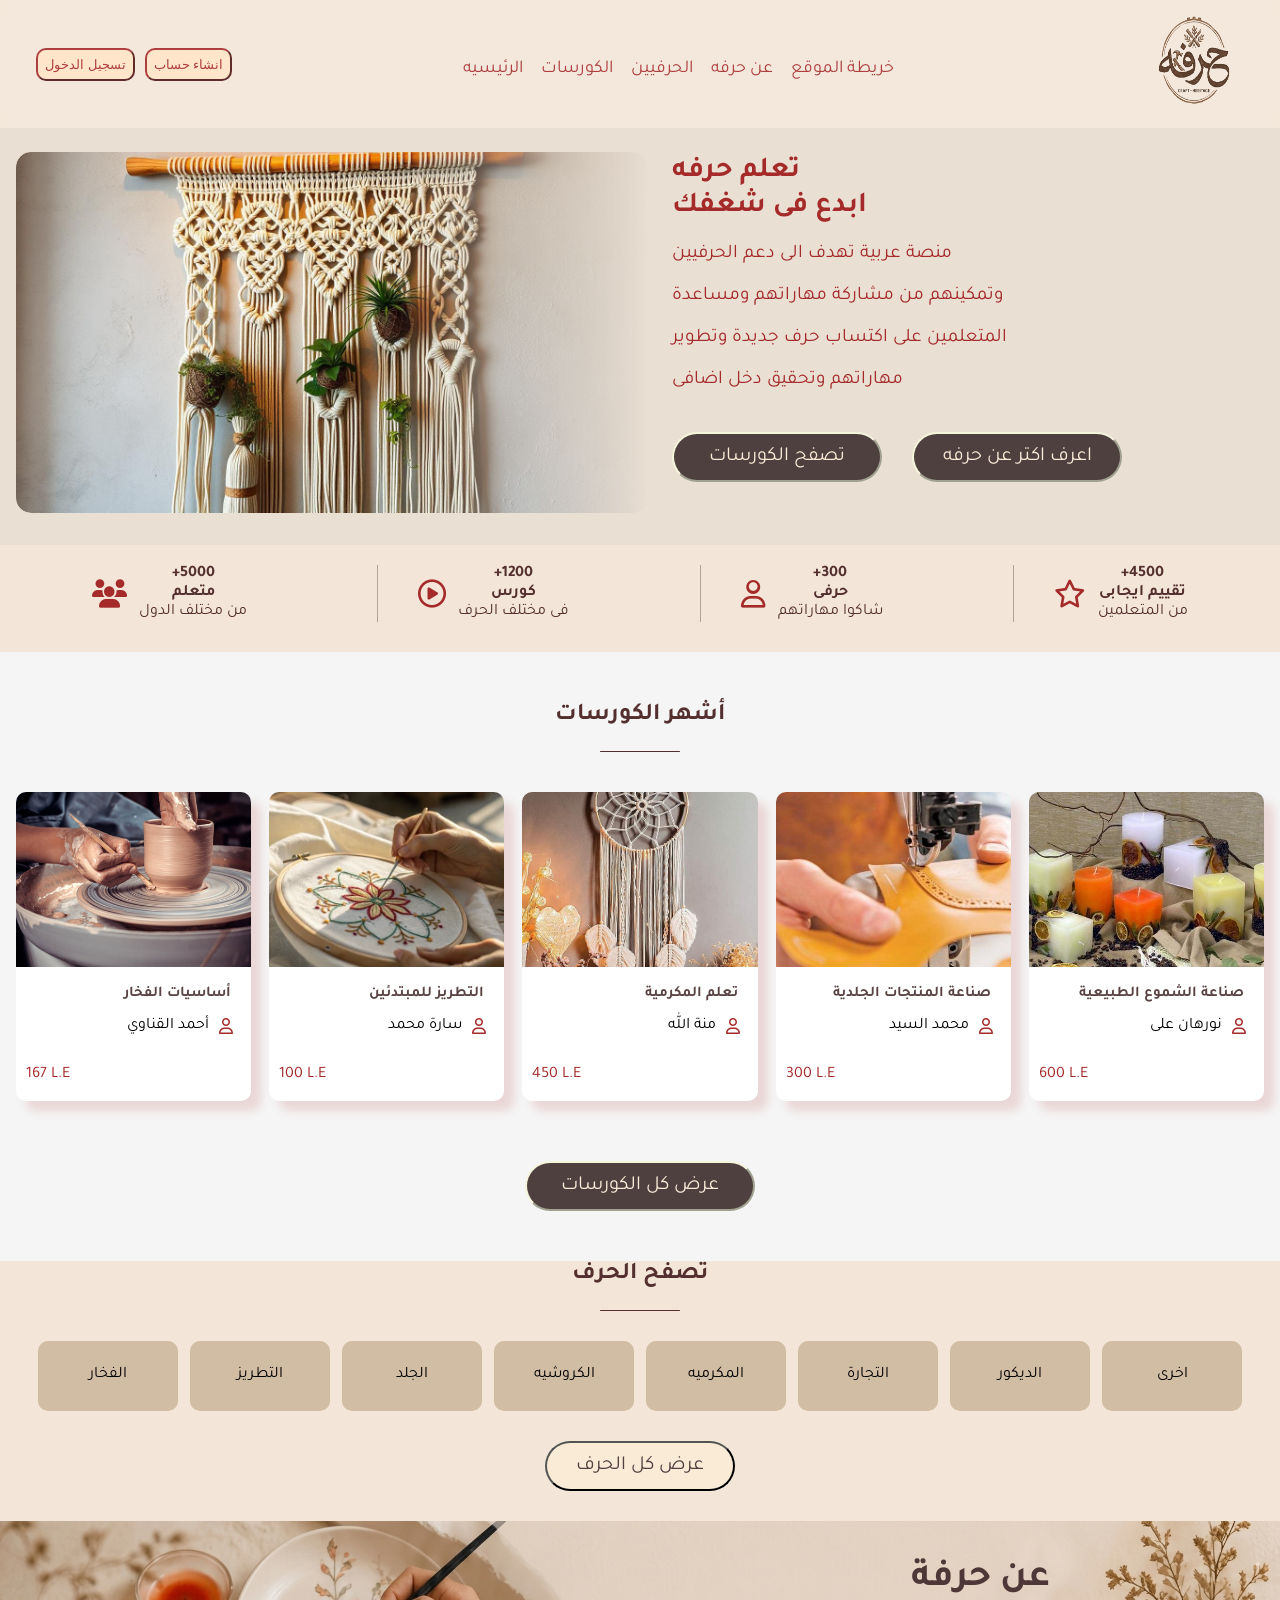
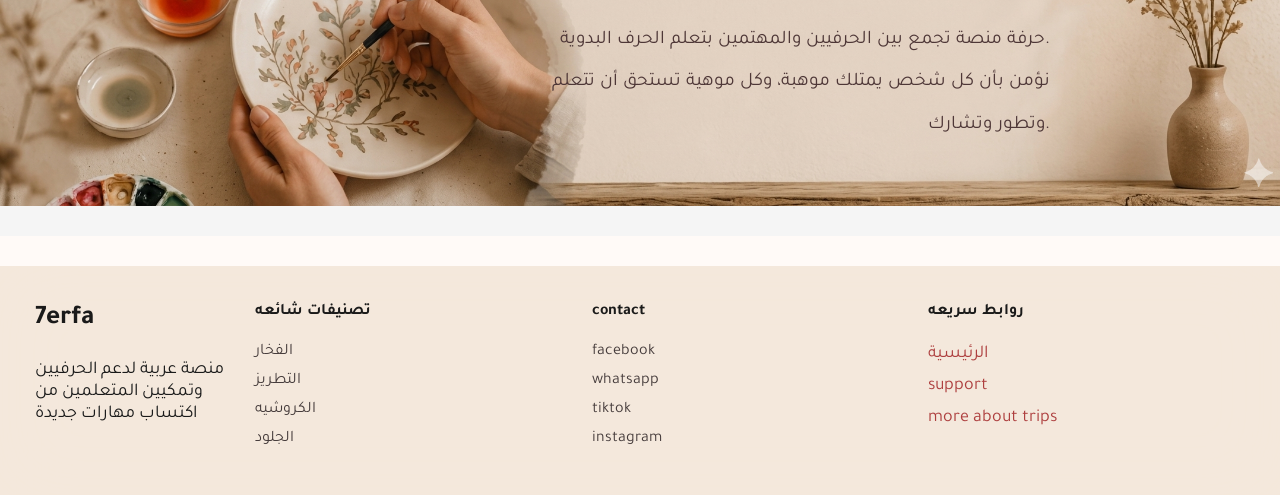
<file: index.html>
<!doctype html>
<html lang="en">
  <head>
    <meta charset="UTF-8" />
    <meta name="viewport" content="width=device-width, initial-scale=1.0" />
    <meta
      name="google-site-verification"
      content="bdqSk3qdmRMobieDYFeh3QutEahui7GrvQiyG6BUED8"
    />
    <title>7erfa</title>
    <link
      rel="stylesheet"
      href="https://cdnjs.cloudflare.com/ajax/libs/font-awesome/6.5.1/css/all.min.css"
    />
    <link
      rel="stylesheet"
      href="https://maxst.icons8.com/vue-static/landings/line-awesome/line-awesome/1.3.0/css/line-awesome.min.css"
    />

    <link rel="stylesheet" href="7erfa.css" />
    <link
      href="https://fonts.googleapis.com/css2?family=Marhey:wght@300;400;500;600;700&family=Tajawal:wght@200;300;400;500;700;800;900&display=swap"
      rel="stylesheet"
    />
  </head>
  <body>
    <nav>
      <div class="buttons">
        <button class="login">تسجيل الدخول</button>
        <button class="login">انشاء حساب</button>
      </div>

      <input type="checkbox" id="menu-toggle" class="menu-toggle" />
      <label for="menu-toggle" class="menu-icon" aria-label="Open menu">
        <span></span>
        <span></span>
        <span></span>
      </label>

      <ul class="tabs">
        <li><a href="index.html">الرئيسيه</a></li>
        <li><a href="#courses">الكورسات </a></li>
        <li><a href="#crafts">الحرفيين</a></li>
        <li><a href="#about">عن حرفه</a></li>
        <li><a href="sitemap.html">خريطة الموقع</a></li>
      </ul>
      <div>
        <img width="140" height="100" src="7erfa logo.png" alt="" />
      </div>
    </nav>
    <section>
      <div class="image">
        <img src="مكرمية-الحائط-الإبداعية.jpg" alt="" />
      </div>
      <div class="hero_writing">
        <h1>تعلم حرفه</h1>
        <h1>ابدع فى شغفك</h1>
        <div class="heading">
          <p>منصة عربية تهدف الى دعم الحرفيين</p>
          <p>وتمكينهم من مشاركة مهاراتهم ومساعدة</p>
          <p>المتعلمين على اكتساب حرف جديدة وتطوير</p>
          <p>مهاراتهم وتحقيق دخل اضافى</p>
        </div>
        <div class="hero_buttons">
          <button class="section_button">تصفح الكورسات</button>
          <button class="section_button">اعرف اكتر عن حرفه</button>
        </div>
      </div>
    </section>

    <div class="review">
      <div class="image_text">
        <i class="fa-solid fa-users"></i>
        <div class="rev_list1">
          <strong> +5000 </strong>
          <strong>متعلم</strong>

          <span> من مختلف الدول</span>
        </div>
      </div>
      <div class="image_text">
        <i class="fa-regular fa-circle-play"></i>
        <div class="rev_list1">
          <strong> +1200 </strong>
          <strong>كورس</strong>

          <span> فى مختلف الحرف</span>
        </div>
      </div>
      <div class="image_text">
        <i class="fa-regular fa-user"></i>
        <div class="rev_list1">
          <strong> +300</strong>
          <strong>حرفى</strong>

          <span> شاكوا مهاراتهم</span>
        </div>
      </div>
      <div class="image_text">
        <i class="fa-regular fa-star"></i>
        <div class="rev_list1">
          <strong> +4500</strong>
          <strong>تقييم ايجابى</strong>

          <span> من المتعلمين</span>
        </div>
      </div>
    </div>
    <div class="courses" id="courses">
      <div class="title">
        <h2>أشهر الكورسات</h2>
        <span class="title-line"></span>
      </div>
      <div class="cards">
        <div class="card1">
          <div>
            <img src="فخار.png" alt="" />
          </div>
          <div>
            <h4>أساسيات الفخار</h4>
          </div>
          <div class="user">
            <i class="fa-regular fa-user"></i>
            <span>أحمد القناوي</span>
          </div>
          <div class="price">
            <p>167 L.E</p>
          </div>
        </div>
        <div class="card1">
          <div>
            <img src="تطريز.png" alt="" />
          </div>
          <div>
            <h4>التطريز للمبتدئين</h4>
          </div>
          <div class="user">
            <i class="fa-regular fa-user"></i>
            <span>سارة محمد</span>
          </div>
          <div class="price">
            <p>100 L.E</p>
          </div>
        </div>
        <div class="card1">
          <div>
            <img src="مكرمية.png" alt="" />
          </div>
          <div>
            <h4>تعلم المكرمية</h4>
          </div>
          <div class="user">
            <i class="fa-regular fa-user"></i>
            <span>منة الله</span>
          </div>
          <div class="price">
            <p>450 L.E</p>
          </div>
        </div>
        <div class="card1">
          <div>
            <img src="جلود.png" alt="" />
          </div>
          <div>
            <h4>صناعة المنتجات الجلدية</h4>
          </div>
          <div class="user">
            <i class="fa-regular fa-user"></i>
            <span>محمد السيد</span>
          </div>
          <div class="price">
            <p>300 L.E</p>
          </div>
        </div>
        <div class="card1">
          <div>
            <img src="شموع.png" alt="" />
          </div>
          <div>
            <h4>صناعة الشموع الطبيعية</h4>
          </div>
          <div class="user">
            <i class="fa-regular fa-user"></i>
            <span>نورهان على</span>
          </div>
          <div class="price">
            <p>600 L.E</p>
          </div>
        </div>
      </div>
      <div class="view_courses">
        <button class="courses_button">عرض كل الكورسات</button>
      </div>
      <div class="crafts" id="crafts">
        <div class="title">
          <h2>تصفح الحرف</h2>
          <span class="title-line"></span>
        </div>
        <div class="craft_dad">
          <div class="craft_child">
            <i class="las la-mortar-pestle"></i>
            <span>الفخار</span>
          </div>
          <div class="craft_child">
            <i class="las la-cut"></i>
            <span>التطريز</span>
          </div>
          <div class="craft_child">
            <i class="las la-wallet"></i>
            <span>الجلد</span>
          </div>
          <div class="craft_child">
            <i class="las la-ribbon"></i>
            <span>الكروشيه</span>
          </div>
          <div class="craft_child">
            <i class="las la-layer-group"></i>
            <span>المكرميه</span>
          </div>
          <div class="craft_child">
            <i class="las la-tools"></i>
            <span>التجارة</span>
          </div>
          <div class="craft_child">
            <i class="las la-couch"></i>
            <span>الديكور</span>
          </div>
          <div class="craft_child">
            <i class="las la-ellipsis-h"></i>
            <span>اخرى</span>
          </div>
        </div>
        <div class="subTitle">
          <button class="view">عرض كل الحرف</button>
        </div>
        <div class="about_image" id="about">
          <div class="write">
            <h1>عن حرفة</h1>
            <p>حرفة منصة تجمع بين الحرفيين والمهتمين بتعلم الحرف البدوية.</p>
            <p>نؤمن بأن كل شخص يمتلك موهبة، وكل موهية تستحق أن تتعلم</p>
            <p>وتطور وتشارك.</p>
          </div>
          <div class="icon_text">
            <!-- <div class="backbnr_text">
            <i class="fa-solid fa-award"></i>
            <div class="icon_desc">
                <strong>شهادات اتمام</strong>
                <strong>لجميع المستويات</strong>
                <p>للكورسات</p>
            </div> -->
          </div>
        </div>
      </div>
    </div>
    <footer class="footer">
      <div class="begin">
        <h2>7erfa</h2>
        <p>منصة عربية لدعم الحرفيين وتمكيين المتعلمين من اكتساب مهارات جديدة</p>
      </div>
      <div class="foot">
        <h4>تصنيفات شائعه</h4>
        <ul class="list">
          <li>الفخار</li>
          <li>التطريز</li>
          <li>الكروشيه</li>
          <li>الجلود</li>
        </ul>
      </div>
      <div class="foot">
        <h4>contact</h4>
        <ul class="list">
          <li>facebook</li>
          <li>whatsapp</li>
          <li>tiktok</li>
          <li>instagram</li>
        </ul>
      </div>
      <div class="foot">
        <h4>روابط سريعه</h4>
        <ul class="list">
          <li><a href="#">الرئيسية</a></li>
          <li><a href="#">support</a></li>
          <li><a href="#">more about trips</a></li>
        </ul>
      </div>
    </footer>
  </body>
</html>
</file>
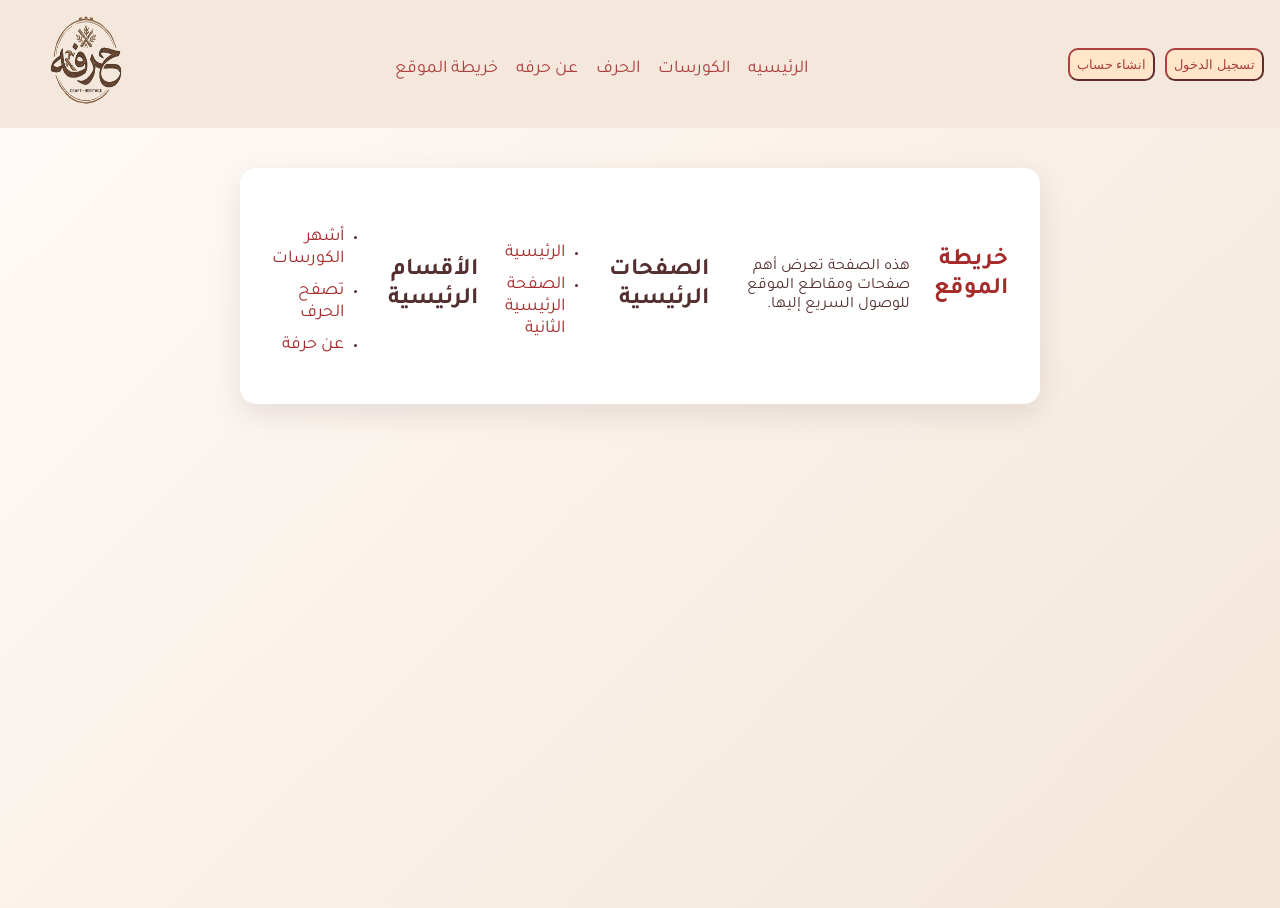
<file: sitemap.html>
<!doctype html>
<html lang="ar" dir="rtl">
  <head>
    <meta charset="UTF-8" />
    <meta name="viewport" content="width=device-width, initial-scale=1.0" />
    <title>خريطة الموقع | 7erfa</title>
    <link rel="stylesheet" href="7erfa.css" />
    <link
      href="https://fonts.googleapis.com/css2?family=Marhey:wght@300;400;500;600;700&family=Tajawal:wght@200;300;400;500;700;800;900&display=swap"
      rel="stylesheet"
    />
  </head>
  <body>
    <nav>
      <div class="buttons">
        <button class="login">تسجيل الدخول</button>
        <button class="login">انشاء حساب</button>
      </div>

      <input type="checkbox" id="menu-toggle" class="menu-toggle" />
      <label for="menu-toggle" class="menu-icon" aria-label="Open menu">
        <span></span>
        <span></span>
        <span></span>
      </label>

      <ul class="tabs">
        <li><a href="index.html">الرئيسيه</a></li>
        <li><a href="index.html#courses">الكورسات</a></li>
        <li><a href="index.html#crafts">الحرف</a></li>
        <li><a href="index.html#about">عن حرفه</a></li>
        <li><a href="sitemap.html">خريطة الموقع</a></li>
      </ul>
      <div>
        <img width="140" height="100" src="7erfa logo.png" alt="شعار 7erfa" />
      </div>
    </nav>

    <main class="sitemap-page">
      <section class="sitemap-card">
        <h1>خريطة الموقع</h1>
        <p>هذه الصفحة تعرض أهم صفحات ومقاطع الموقع للوصول السريع إليها.</p>

        <h2>الصفحات الرئيسية</h2>
        <ul>
          <li><a href="index.html">الرئيسية</a></li>
          <li><a href="Home.html">الصفحة الرئيسية الثانية</a></li>
        </ul>

        <h2>الأقسام الرئيسية</h2>
        <ul>
          <li><a href="index.html#courses">أشهر الكورسات</a></li>
          <li><a href="index.html#crafts">تصفح الحرف</a></li>
          <li><a href="index.html#about">عن حرفة</a></li>
        </ul>
      </section>
    </main>
  </body>
</html>
</file>
<file: 7erfa.css>
* {
  box-sizing: border-box;
}

body {
  margin: 0;
  font-family: "Tajawal", Arial, sans-serif;
  background-color: #fffaf7;
}

nav {
  background-color: rgb(243, 230, 216);
  display: flex;
  justify-content: space-between;
  align-items: center;
  gap: 16px;
  flex-wrap: wrap;
  opacity: 0.9;
  backdrop-filter: blur(20px);
  padding: 10px 16px;
  position: relative;
}

.menu-toggle {
  display: none;
}

.menu-icon {
  display: none;
  flex-direction: column;
  gap: 4px;
  cursor: pointer;
  padding: 6px;
}

.menu-icon span {
  width: 26px;
  height: 3px;
  background-color: brown;
  border-radius: 2px;
}

.tabs,
.buttons {
  display: flex;
  flex-wrap: wrap;
  align-items: center;
}

.tabs {
  display: flex;
  list-style: none;
  gap: 18px;
  margin: 0;
  padding: 0;
}

.buttons {
  display: flex;
  gap: 10px;
  padding-left: 0;
}
a {
  text-decoration: none;
  color: brown;
  transition: 0.5s;
  font-size: 18px;
}
a:hover {
  text-decoration: underline;
}
.des {
  display: flex;
  list-style: none;
  gap: 30px;
  text-decoration: none;
  /* padding-right: 0px; */
}
.buttons {
  padding-left: 20px;
}
.login {
  color: brown;
  background-color: bisque;
  border-radius: 10px;
  border-color: brown;
  gap: 20px;
  padding: 7px;
  transition: 0.5s;
}
button:hover {
  background-color: brown;
  color: bisque;
}
section {
  display: flex;
  justify-content: space-between;
  align-items: center;
  gap: 24px;
  background-color: rgb(234, 223, 211);
  padding: 24px 16px 32px;
}

.image {
  flex: 1 1 420px;
}

.image img {
  width: 100%;
  max-width: 700px;
  height: auto;
  display: block;
  border-radius: 15px;
  -webkit-mask-image: linear-gradient(to right, black 60%, transparent 100%);
  mask-image: linear-gradient(to right, black 60%, transparent 100%);
}

.hero_writing {
  flex: 1 1 380px;
  color: brown;
  padding-right: 0;
  font-family: "Tajawal";
  font-size: larger;
}

.hero_writing h1 {
  margin: 0;
}
.hero_buttons {
  padding-top: 20px;
  display: flex;
  gap: 30px;
  /* gap: 30px; مبتتعملش الا لو كان العنصر flex */
}
.section_button {
  height: 50px;
  width: 210px;
  font-size: 20px;
  font-family: "Tajawal";
  background-color: rgb(79, 64, 64);
  color: antiquewhite;
  border-color: beige;
  border-radius: 25px;
  margin-bottom: 30px;
  transition: 0.5s;
}
.review {
  background-color: rgb(243, 230, 216);
  display: flex;
  justify-content: space-around;
  align-items: center;
  flex-wrap: wrap;
  gap: 16px;
  padding: 20px 35px;
  padding-bottom: 30px;
}

.image_text {
  display: flex;
  gap: 12px;
  align-items: center;
  border-left: 1px solid #aea499; /* بيعمل الخط الفاصل بس هيعمل واحد زياده على الشمال*/
  padding-left: 40px;
}
/* الكود ده بيقول للمتصفح: المجموعة الأخيرة مـتحطش لها خط */

.image_text:first-of-type {
  border-left: none;
  padding-left: 0;
}
.image_text i {
  color: brown;
  font-size: 28px;
}

.rev_list1 {
  display: flex;
  flex-direction: column;
  text-align: right;
  color: rgb(84, 47, 47);
  max-width: 120px;
  font-family: "Tajawal";
  text-align: center;
  align-items: center;
}
.courses {
  background-color: whitesmoke;
  margin-top: 0px;
  padding: 30px 0;
}
.title {
  text-align: center;
  font-family: "Tajawal";
  color: rgb(84, 47, 47);
}
.title h2 {
  padding: 0%;
}
.title .title-line {
  display: block;
  width: 80px;
  height: 1px;
  background-color: rgb(84, 47, 47);
  margin: 10px auto 10px; /*auto مسؤل انه يخلى الخط فى النص*/
  border-radius: 10px;
}
.cards {
  background-color: whitesmoke;
  padding: 30px 16px;
  display: flex;
  justify-content: center;
  align-items: stretch;
  flex-wrap: wrap;
  gap: 18px;
}
.card1 {
  flex: 1 1 220px;
  max-width: 260px;
  min-height: 300px;
  background-color: white;
  border-radius: 10px;
  box-shadow: 10px 10px 10px rgb(234, 214, 214);
  overflow: hidden;
}
.card1 img {
  width: 100%;
  height: 175px;
  object-fit: cover; /*بتحمى الصورة من التشويه*/
  margin-bottom: 0px;
}
.card1 h4 {
  color: rgb(90, 67, 67);
  text-align: right;
  padding-right: 20px;
  font-family: "Tajawal";
  font-size: 15px;
  margin-top: 10px;
  margin-bottom: 0px;
}
.user {
  display: flex;
  align-items: center;
  gap: 10px; /*مبتشتغلش مع justify content: space between*/
  flex-direction: row-reverse;
}
.user i {
  width: 32px;
  height: 32px;
  padding-right: 5px;
  margin-top: 15px;
  color: brown;
}
.price {
  color: brown;
  padding-left: 10px;
}
.view_courses {
  text-align: center;
  margin-top: 30px;
}
.courses_button {
  height: 50px;
  width: 230px;
  font-size: 20px;
  font-family: "Tajawal";
  background-color: rgb(79, 64, 64);
  color: antiquewhite;
  border-color: beige;
  border-radius: 25px;
  margin-bottom: 30px;
  transition: 0.5s;
}
.crafts {
  background-color: rgb(243, 230, 216);
}
.craft_dad {
  display: flex;
  justify-content: center;
  flex-wrap: wrap;
  gap: 12px;
  padding: 0 16px;
  margin-top: 30px;
}
.craft_child {
  display: flex;
  flex-direction: column;
  align-items: center;
  justify-content: center;
  text-align: center;
  flex: 1 1 110px;
  min-height: 70px;
  max-width: 140px;
  background-color: rgb(209, 188, 164);
  border-radius: 10px;
}
.craft_child i {
  font-size: 28px;
}
.view {
  height: 50px;
  width: 190px;
  font-size: 20px;
  font-family: "Tajawal";
  background-color: antiquewhite;
  color: rgb(79, 64, 64);
  border-color: 79, 64, 64;
  border-radius: 25px;
  margin-bottom: 30px;
  margin-top: 30px;
  transition: 0.5s;
}
.subTitle {
  text-align: center;
}
.about_image {
  background-image: url(back\ bnr.png);
  background-size: cover;
}

.write {
  text-align: right;
  padding-right: 230px;
  padding-top: 10px;
  padding-bottom: 50px;
  font-size: larger;
  font-family: "Tajawal";
  color: rgb(78, 55, 55);
}

.footer {
  background-color: rgb(243, 230, 216);
  display: flex;
  justify-content: space-between;
  align-items: flex-start;
  flex-wrap: wrap;
  gap: 20px;
  padding: 16px 35px 30px;
  opacity: 0.9;
  backdrop-filter: blur(35px);
  margin-top: 30px;
}

.foot {
  flex: 1 1 180px;
}
.begin {
  width: 200px;
  font-size: large;
}
.list {
  list-style: none;
  text-decoration: none;
  padding-left: 0px;
  color: rgb(49, 38, 38);
}
li {
  margin-top: 10px;
}

.sitemap-page {
  padding: 40px 16px;
  background: linear-gradient(135deg, #fffaf7 0%, #f3e6d8 100%);
  min-height: calc(100vh - 120px);
}

.sitemap-card {
  max-width: 800px;
  margin: 0 auto;
  background: white;
  border-radius: 16px;
  box-shadow: 0 10px 30px rgba(84, 47, 47, 0.12);
  padding: 32px;
  color: rgb(84, 47, 47);
  font-family: "Tajawal";
}

.sitemap-card h1 {
  color: brown;
  margin-top: 0;
}

.sitemap-card ul {
  padding-right: 20px;
}

.sitemap-card a {
  color: brown;
  font-size: 18px;
}

@media (max-width: 1024px) {
  section {
    flex-direction: column;
    text-align: center;
  }

  .hero_writing {
    text-align: center;
  }

  .hero_buttons {
    justify-content: center;
    flex-wrap: wrap;
  }

  .review,
  .footer {
    justify-content: center;
  }
}

@media (max-width: 768px) {
  nav {
    justify-content: center;
    text-align: center;
  }

  .menu-icon {
    display: flex;
  }

  .tabs {
    display: none;
    width: 100%;
    flex-direction: column;
    align-items: center;
    gap: 12px;
    padding: 10px 0 4px;
    order: 4;
    background: rgba(243, 230, 216, 0.98);
    border-radius: 10px;
  }

  .menu-toggle:checked ~ .tabs {
    display: flex;
  }

  .buttons,
  .hero_buttons {
    justify-content: center;
  }

  .buttons {
    width: 100%;
    max-width: 280px;
  }

  .image_text {
    border-left: none;
    border-top: 1px solid #aea499;
    padding-left: 0;
    padding-top: 12px;
    width: 100%;
    justify-content: center;
  }

  .image_text:first-of-type {
    border-top: none;
    padding-top: 0;
  }

  .write {
    padding-right: 16px;
    padding-left: 16px;
    text-align: center;
  }
  .write h1 {
    text-align: center;
    color: rgb(33, 18, 18);
  }
  .write p {
    text-align: center;
    color: rgb(46, 30, 30);
    font-weight: bold;
  }
  .footer {
    text-align: center;
  }
  .image {
    flex: 1 1 200px;
  }
}
</file>
